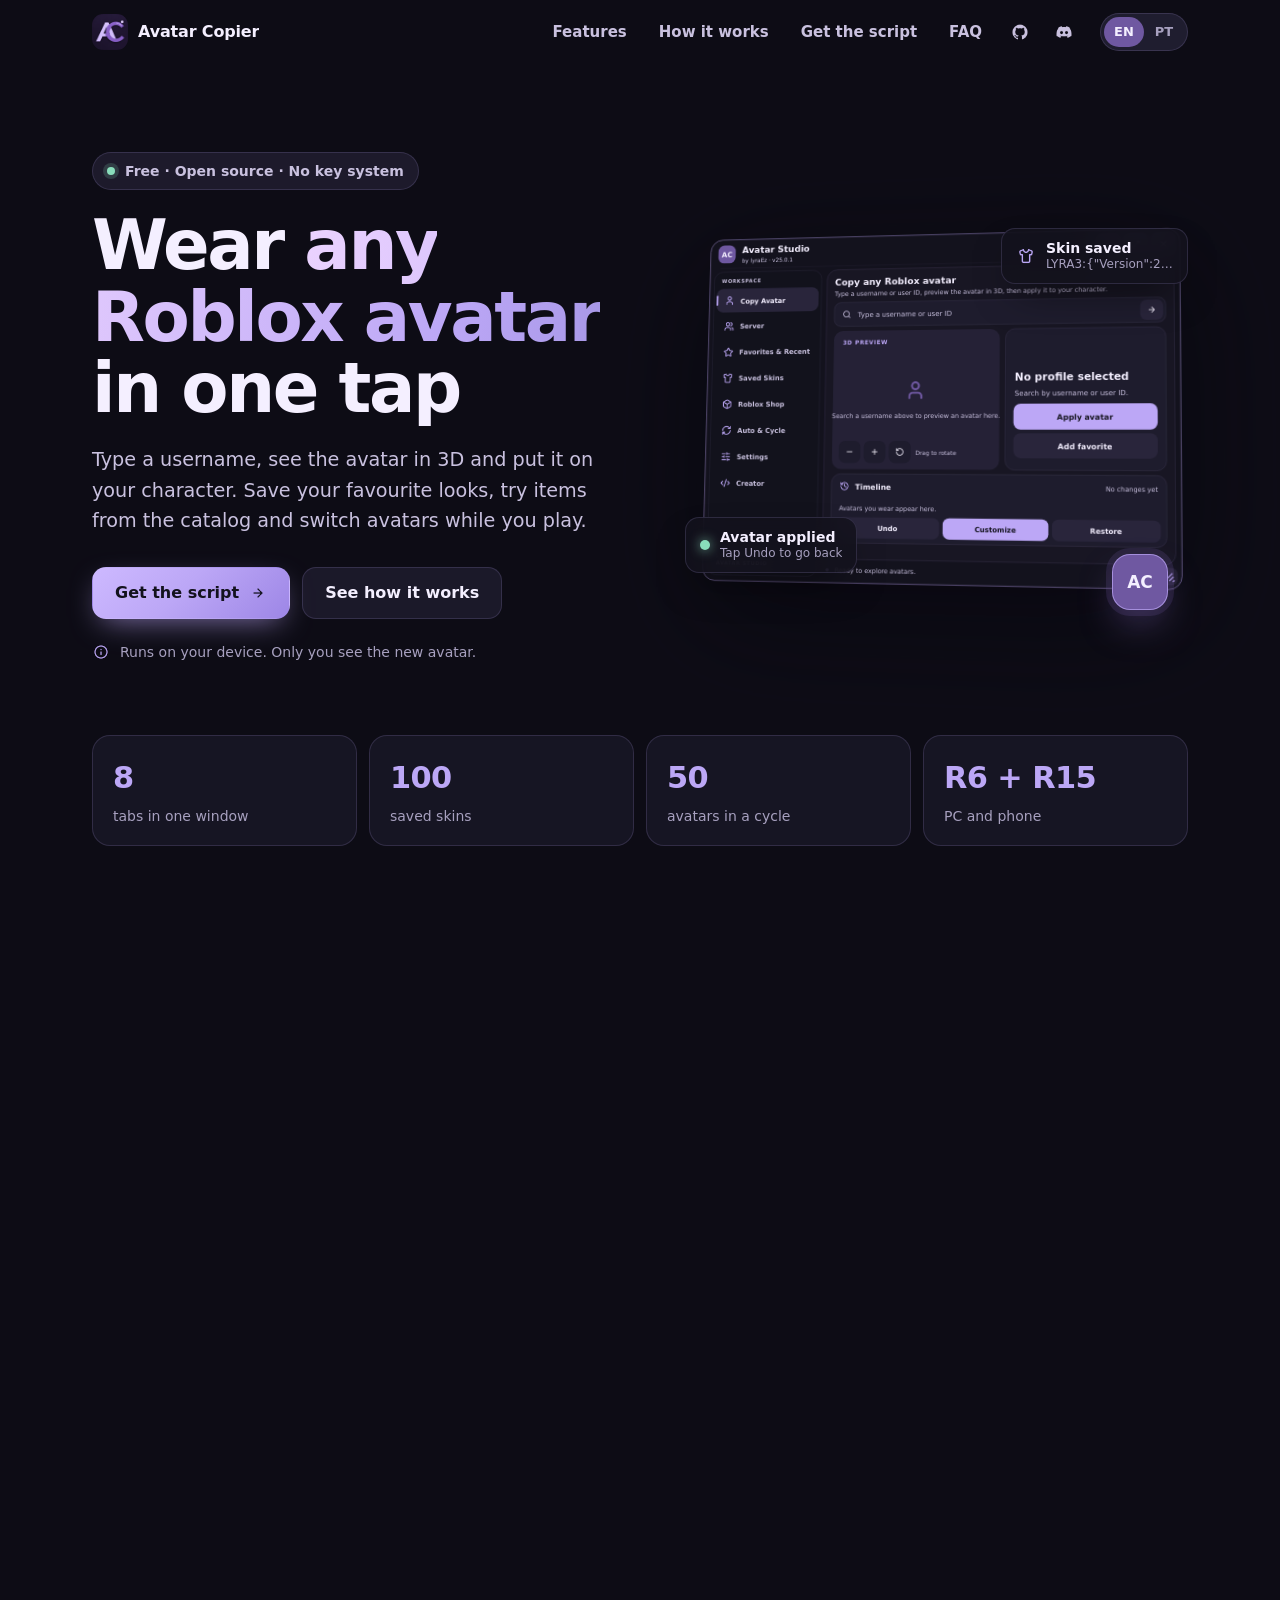
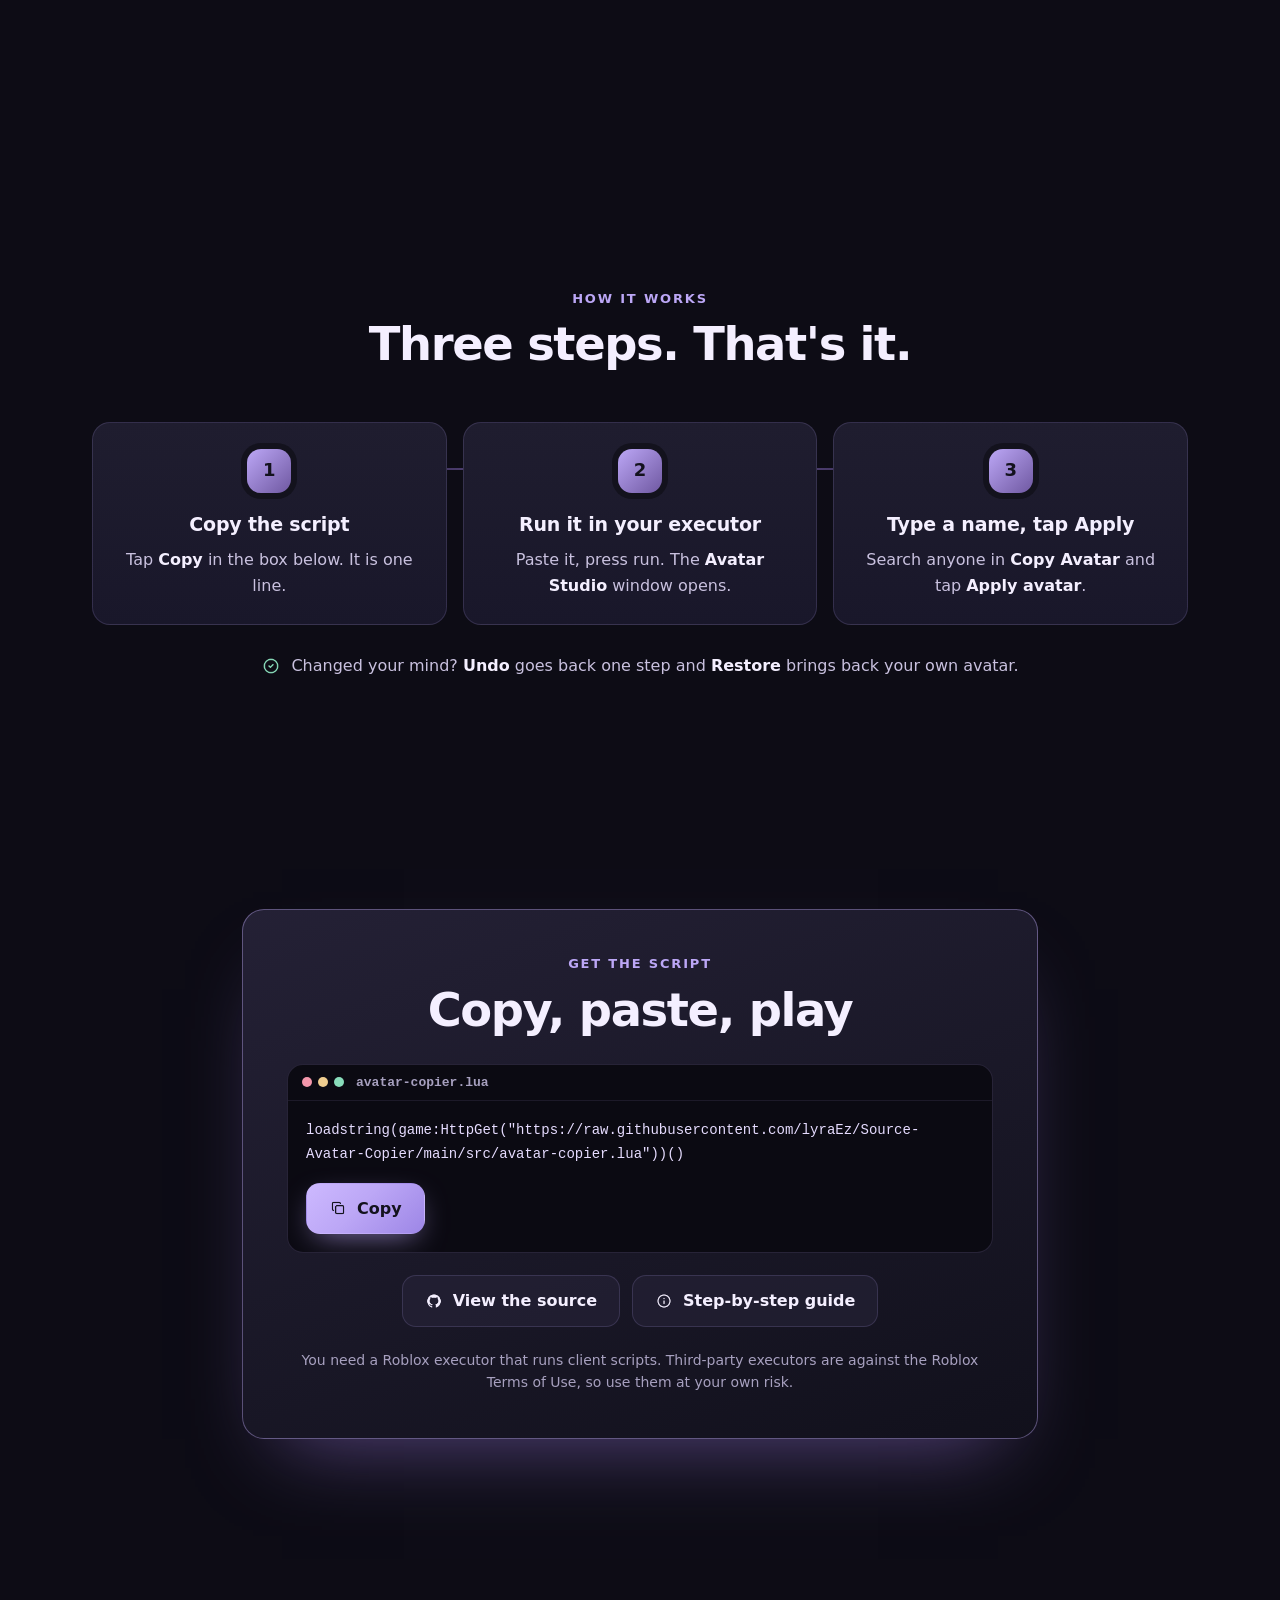
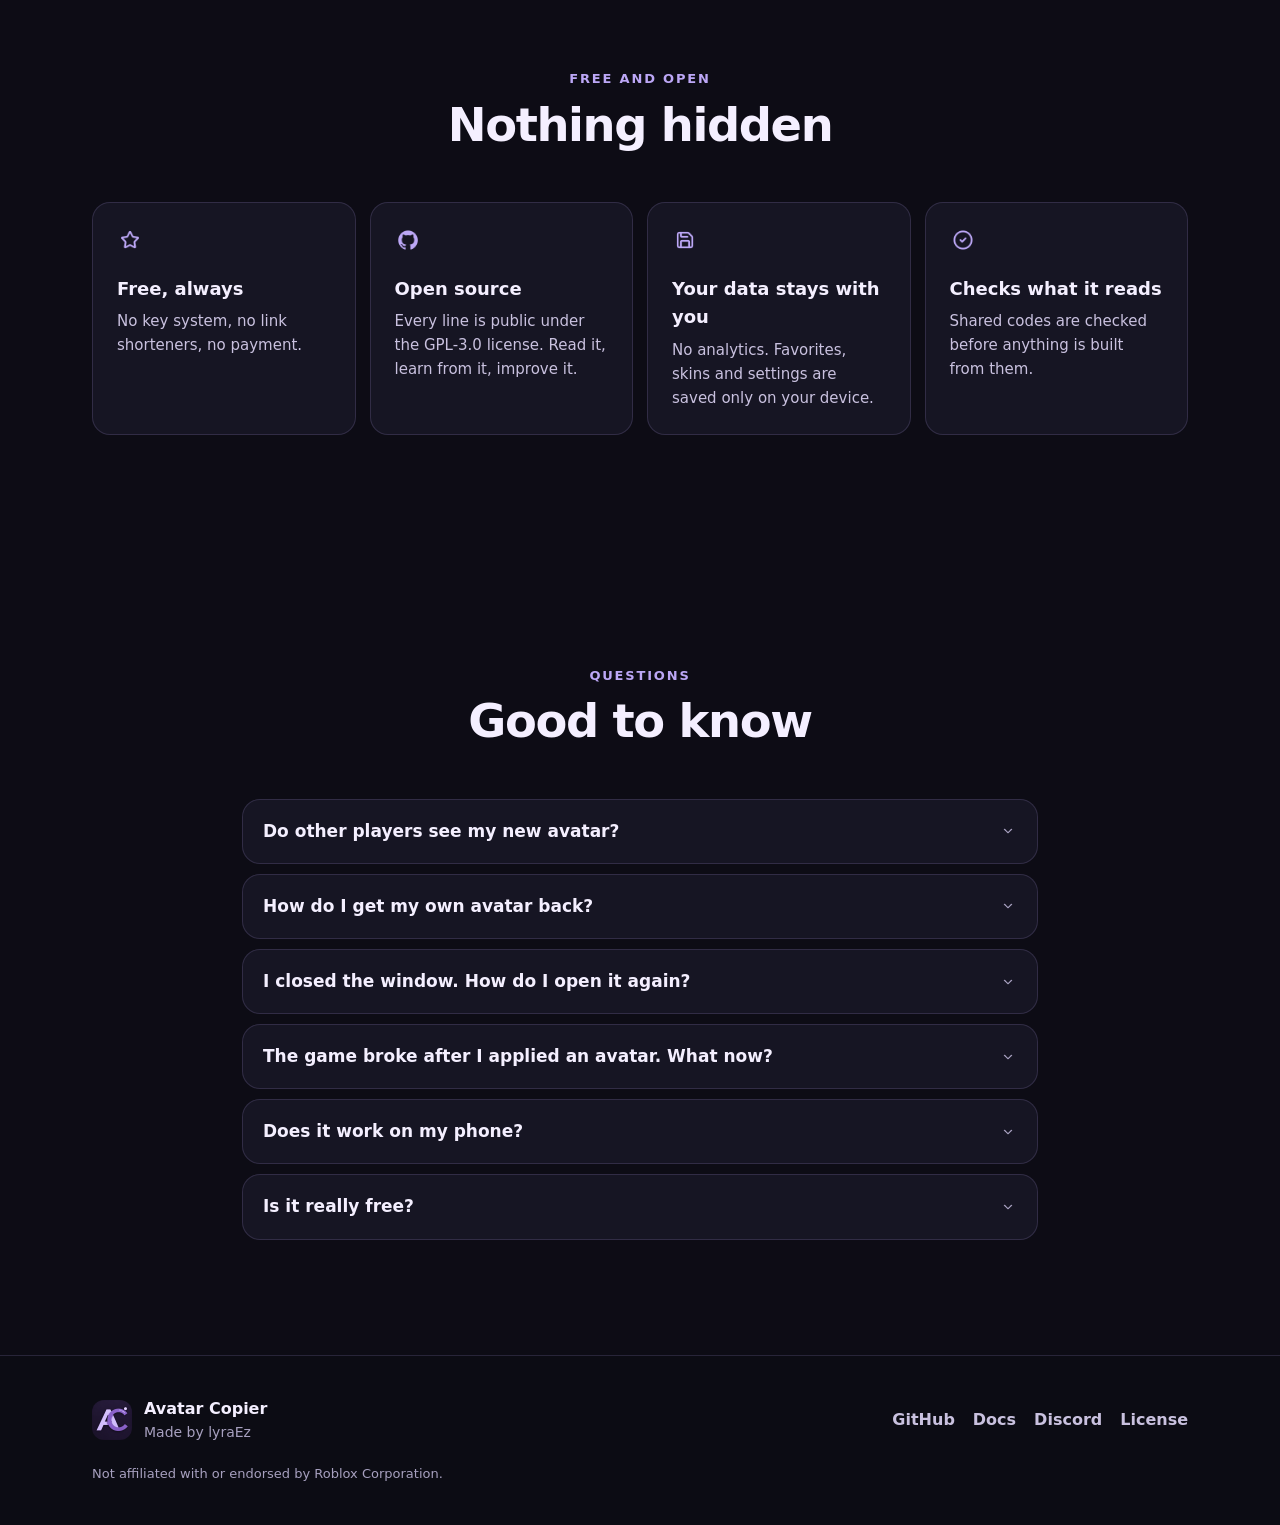
<file: site/index.html>
<!doctype html>
<html lang="en" class="no-js">
<head>
<meta charset="utf-8">
<meta name="viewport" content="width=device-width, initial-scale=1, viewport-fit=cover">
<title>Avatar Copier: wear any Roblox avatar</title>
<meta name="description" content="Free, open-source Roblox script. Search a username, preview the avatar in 3D and put it on your character in one tap. Save skins, try catalog items and switch avatars while you play.">
<meta name="theme-color" content="#6f58a1">
<meta name="color-scheme" content="dark">
<meta name="author" content="lyraEz">
<link rel="canonical" href="https://source.lyraez.lol/">
<link rel="icon" type="image/png" sizes="160x160" href="assets/logo.png">
<link rel="apple-touch-icon" href="assets/logo.png">
<!-- Link previews (Discord, WhatsApp, Telegram, X and others read these). -->
<meta property="og:type" content="website">
<meta property="og:site_name" content="Avatar Copier">
<meta property="og:locale" content="en_US">
<meta property="og:locale:alternate" content="pt_BR">
<meta property="og:url" content="https://source.lyraez.lol/">
<meta property="og:title" content="Avatar Copier: wear any Roblox avatar">
<meta property="og:description" content="Free and open source. Type a username, see the avatar in 3D and wear it in one tap. Save skins, try catalog items and cycle avatars.">
<meta property="og:image" content="https://source.lyraez.lol/assets/og.png">
<meta property="og:image:secure_url" content="https://source.lyraez.lol/assets/og.png">
<meta property="og:image:type" content="image/png">
<meta property="og:image:width" content="1200">
<meta property="og:image:height" content="630">
<meta property="og:image:alt" content="Avatar Copier: the Avatar Studio window next to the words Wear any Roblox avatar in one tap.">
<meta name="twitter:card" content="summary_large_image">
<meta name="twitter:title" content="Avatar Copier: wear any Roblox avatar">
<meta name="twitter:description" content="Free and open source. Type a username, see the avatar in 3D and wear it in one tap.">
<meta name="twitter:image" content="https://source.lyraez.lol/assets/og.png">
<meta name="twitter:image:alt" content="Avatar Copier: the Avatar Studio window next to the words Wear any Roblox avatar in one tap.">
<link rel="stylesheet" href="styles.css">
<script src="boot.js"></script>
<script src="app.js" defer></script>
</head>
<body>
<a class="skip" href="#main" data-i18n="skip">Skip to content</a>

<div class="backdrop" aria-hidden="true">
  <span class="blob blob-a" data-parallax="0.12"></span>
  <span class="blob blob-b" data-parallax="-0.08"></span>
  <span class="blob blob-c" data-parallax="0.05"></span>
  <span class="dots"></span>
</div>

<header class="topbar" id="top">
  <div class="topbar-inner">
    <a class="brand" href="#top" aria-label="Avatar Copier, back to top">
      <img src="assets/logo.png" alt="" width="36" height="36">
      <span>Avatar Copier</span>
    </a>
    <nav class="nav" id="nav" aria-label="Main">
      <a href="#features" data-i18n="nav.features">Features</a>
      <a href="#how" data-i18n="nav.how">How it works</a>
      <a href="#get" data-i18n="nav.get">Get the script</a>
      <a href="#faq" data-i18n="nav.faq">FAQ</a>
      <div class="nav-extra">
        <a class="nav-icon" href="https://github.com/lyraEz/Source-Avatar-Copier" rel="noopener" target="_blank"><i class="glyph g-github" aria-hidden="true"></i><span>GitHub</span></a>
        <a class="nav-icon" href="https://discord.gg/8bxXcn2Vfb" rel="noopener" target="_blank"><i class="glyph g-discord" aria-hidden="true"></i><span>Discord</span></a>
      </div>
    </nav>
    <div class="topbar-actions">
      <div class="lang" role="group" aria-label="Language">
        <button type="button" data-lang="en" aria-pressed="true">EN</button>
        <button type="button" data-lang="pt" aria-pressed="false">PT</button>
      </div>
      <button class="menu-button" type="button" aria-controls="nav" aria-expanded="false" data-i18n-attr="aria-label:menu.open" aria-label="Open menu">
        <i class="glyph g-menu" aria-hidden="true"></i>
      </button>
    </div>
  </div>
</header>

<main id="main">

<section class="hero" aria-labelledby="hero-title">
  <div class="wrap hero-grid">
    <div class="hero-copy">
      <p class="pill reveal"><span class="dot" aria-hidden="true"></span><span data-i18n="hero.pill">Free · Open source · No key system</span></p>
      <h1 id="hero-title" class="reveal" data-i18n="hero.title">Wear <span class="shine">any Roblox avatar</span> in one tap</h1>
      <p class="lead reveal" data-i18n="hero.lead">Type a username, see the avatar in 3D and put it on your character. Save your favourite looks, try items from the catalog and switch avatars while you play.</p>
      <div class="actions reveal">
        <a class="button primary" href="#get"><span data-i18n="hero.cta">Get the script</span><i class="glyph g-arrow-right" aria-hidden="true"></i></a>
        <a class="button ghost" href="#how" data-i18n="hero.secondary">See how it works</a>
      </div>
      <p class="hint reveal"><i class="glyph g-info" aria-hidden="true"></i><span data-i18n="hero.note">Runs on your device. Only you see the new avatar.</span></p>
    </div>

    <div class="stage reveal" aria-hidden="true">
      <div class="stage-glow" data-depth="-0.6"></div>
      <div class="stage-window" data-depth="0.25">
        <img src="assets/window.svg" alt="" width="860" height="640" decoding="async">
      </div>
      <div class="float float-toast" data-depth="1.1">
        <span class="float-dot ok"></span>
        <span><strong data-i18n="float.applied">Avatar applied</strong><small data-i18n="float.applied.sub">Tap Undo to go back</small></span>
      </div>
      <div class="float float-skin" data-depth="0.8">
        <i class="glyph g-shirt"></i>
        <span><strong data-i18n="float.saved">Skin saved</strong><small>LYRA3:{"Version":2…</small></span>
      </div>
      <div class="float float-orb" data-depth="1.4">AC</div>
    </div>
  </div>

  <div class="wrap">
    <ul class="facts reveal">
      <li><strong>8</strong><span data-i18n="facts.tabs">tabs in one window</span></li>
      <li><strong>100</strong><span data-i18n="facts.skins">saved skins</span></li>
      <li><strong>50</strong><span data-i18n="facts.cycle">avatars in a cycle</span></li>
      <li><strong>R6 + R15</strong><span data-i18n="facts.rigs">PC and phone</span></li>
    </ul>
  </div>
</section>

<section class="section" id="features" aria-labelledby="features-title">
  <div class="wrap">
    <header class="section-head reveal">
      <p class="eyebrow" data-i18n="features.eyebrow">Everything in one window</p>
      <h2 id="features-title" data-i18n="features.title">Eight tabs, zero confusion</h2>
      <p data-i18n="features.lead">Each tab does one thing. Tap a card to see how to use it.</p>
    </header>

    <div class="cards">
      <article class="card reveal">
        <button class="card-toggle" type="button" aria-expanded="false" aria-controls="f1">
          <img src="assets/icons/copy-avatar.png" alt="" width="48" height="48">
          <span class="card-text"><strong data-i18n="f1.title">Copy Avatar</strong><span data-i18n="f1.short">Search anyone and wear their avatar.</span></span>
          <i class="glyph g-chevron-down chevron" aria-hidden="true"></i>
        </button>
        <div class="card-more" id="f1"><div>
          <ol>
            <li data-i18n="f1.a">Type a username, <code>@name</code> or user ID.</li>
            <li data-i18n="f1.b">Drag the 3D preview to look around.</li>
            <li data-i18n="f1.c">Tap <strong>Apply avatar</strong>. <strong>Undo</strong> and <strong>Restore</strong> bring you back.</li>
          </ol>
        </div></div>
      </article>

      <article class="card reveal">
        <button class="card-toggle" type="button" aria-expanded="false" aria-controls="f2">
          <img src="assets/icons/server.png" alt="" width="48" height="48">
          <span class="card-text"><strong data-i18n="f2.title">Server</strong><span data-i18n="f2.short">Everyone in your server, one tap away.</span></span>
          <i class="glyph g-chevron-down chevron" aria-hidden="true"></i>
        </button>
        <div class="card-more" id="f2"><div>
          <ol>
            <li data-i18n="f2.a">Filter the list by name or ID.</li>
            <li data-i18n="f2.b"><strong>Wear</strong> puts their avatar on you right away.</li>
            <li data-i18n="f2.c"><strong>Preview</strong> shows it in 3D first. The star saves them to Favorites.</li>
          </ol>
        </div></div>
      </article>

      <article class="card reveal">
        <button class="card-toggle" type="button" aria-expanded="false" aria-controls="f3">
          <img src="assets/icons/favorites-recent.png" alt="" width="48" height="48">
          <span class="card-text"><strong data-i18n="f3.title">Favorites &amp; Recent</strong><span data-i18n="f3.short">Your starred and latest profiles.</span></span>
          <i class="glyph g-chevron-down chevron" aria-hidden="true"></i>
        </button>
        <div class="card-more" id="f3"><div>
          <ol>
            <li data-i18n="f3.a">Up to 200 favorites and your last 30 searches.</li>
            <li data-i18n="f3.b">Both lists are saved on your device.</li>
            <li data-i18n="f3.c">Wearing a favorite always loads the avatar they have today.</li>
          </ol>
        </div></div>
      </article>

      <article class="card reveal">
        <button class="card-toggle" type="button" aria-expanded="false" aria-controls="f4">
          <img src="assets/icons/saved-skins.png" alt="" width="48" height="48">
          <span class="card-text"><strong data-i18n="f4.title">Saved Skins</strong><span data-i18n="f4.short">Keep a look forever and share it.</span></span>
          <i class="glyph g-chevron-down chevron" aria-hidden="true"></i>
        </button>
        <div class="card-more" id="f4"><div>
          <ol>
            <li data-i18n="f4.a">Dress up, type a name and tap <strong>Save</strong>.</li>
            <li data-i18n="f4.b">Wear it again in any game, exactly as it was.</li>
            <li data-i18n="f4.c"><strong>Share</strong> turns it into a code a friend can import.</li>
          </ol>
        </div></div>
      </article>

      <article class="card reveal">
        <button class="card-toggle" type="button" aria-expanded="false" aria-controls="f5">
          <img src="assets/icons/roblox-shop.png" alt="" width="48" height="48">
          <span class="card-text"><strong data-i18n="f5.title">Roblox Shop</strong><span data-i18n="f5.short">Try catalog items on your avatar.</span></span>
          <i class="glyph g-chevron-down chevron" aria-hidden="true"></i>
        </button>
        <div class="card-more" id="f5"><div>
          <ol>
            <li data-i18n="f5.a">Search by name, item ID or catalog link.</li>
            <li data-i18n="f5.b">Filter hair, heads, clothes, emotes and more.</li>
            <li data-i18n="f5.c"><strong>Add</strong> or <strong>Remove</strong> items. Nothing is bought.</li>
          </ol>
        </div></div>
      </article>

      <article class="card reveal">
        <button class="card-toggle" type="button" aria-expanded="false" aria-controls="f6">
          <img src="assets/icons/auto-cycle.png" alt="" width="48" height="48">
          <span class="card-text"><strong data-i18n="f6.title">Auto &amp; Cycle</strong><span data-i18n="f6.short">A new avatar every death or timer.</span></span>
          <i class="glyph g-chevron-down chevron" aria-hidden="true"></i>
        </button>
        <div class="card-more" id="f6"><div>
          <ol>
            <li data-i18n="f6.a">Put an avatar on as soon as the script starts.</li>
            <li data-i18n="f6.b">Add up to 50 avatars to the cycle list.</li>
            <li data-i18n="f6.c">Switch on death, on respawn or every few minutes.</li>
          </ol>
        </div></div>
      </article>

      <article class="card reveal">
        <button class="card-toggle" type="button" aria-expanded="false" aria-controls="f7">
          <img src="assets/icons/settings.png" alt="" width="48" height="48">
          <span class="card-text"><strong data-i18n="f7.title">Settings</strong><span data-i18n="f7.short">Good defaults, change only what you want.</span></span>
          <i class="glyph g-chevron-down chevron" aria-hidden="true"></i>
        </button>
        <div class="card-more" id="f7"><div>
          <ol>
            <li data-i18n="f7.a">Make the window bigger or smaller.</li>
            <li data-i18n="f7.b">Keep your avatar after respawns and new rounds.</li>
            <li data-i18n="f7.c">Choose how to reopen the window when it is hidden.</li>
          </ol>
        </div></div>
      </article>

      <article class="card reveal">
        <button class="card-toggle" type="button" aria-expanded="false" aria-controls="f8">
          <img src="assets/icons/creator.png" alt="" width="48" height="48">
          <span class="card-text"><strong data-i18n="f8.title">Creator</strong><span data-i18n="f8.short">Who made it and where to find help.</span></span>
          <i class="glyph g-chevron-down chevron" aria-hidden="true"></i>
        </button>
        <div class="card-more" id="f8"><div>
          <ol>
            <li data-i18n="f8.a">Join the Discord for updates and help.</li>
            <li data-i18n="f8.b">See the GitHub profile of lyraEz.</li>
            <li data-i18n="f8.c">Tap a link to copy it.</li>
          </ol>
        </div></div>
      </article>
    </div>

    <ul class="chips reveal" aria-label="Also included">
      <li><i class="glyph g-refresh-cw" aria-hidden="true"></i><span data-i18n="chip.respawn">Keeps your avatar after respawn</span></li>
      <li><i class="glyph g-repeat" aria-hidden="true"></i><span data-i18n="chip.rounds">Puts back items the game removes</span></li>
      <li><i class="glyph g-eye-off" aria-hidden="true"></i><span data-i18n="chip.visual">Visual-only mode for tricky games</span></li>
      <li><i class="glyph g-gamepad-2" aria-hidden="true"></i><span data-i18n="chip.hotkeys">Free camera and hotkeys</span></li>
      <li><i class="glyph g-undo-2" aria-hidden="true"></i><span data-i18n="chip.undo">Undo anything</span></li>
    </ul>
  </div>
</section>

<section class="section" id="how" aria-labelledby="how-title">
  <div class="wrap">
    <header class="section-head reveal">
      <p class="eyebrow" data-i18n="how.eyebrow">How it works</p>
      <h2 id="how-title" data-i18n="how.title">Three steps. That's it.</h2>
    </header>
    <ol class="steps">
      <li class="step reveal">
        <span class="step-number">1</span>
        <h3 data-i18n="how.1.title">Copy the script</h3>
        <p data-i18n="how.1.text">Tap <strong>Copy</strong> in the box below. It is one line.</p>
      </li>
      <li class="step reveal">
        <span class="step-number">2</span>
        <h3 data-i18n="how.2.title">Run it in your executor</h3>
        <p data-i18n="how.2.text">Paste it, press run. The <strong>Avatar Studio</strong> window opens.</p>
      </li>
      <li class="step reveal">
        <span class="step-number">3</span>
        <h3 data-i18n="how.3.title">Type a name, tap Apply</h3>
        <p data-i18n="how.3.text">Search anyone in <strong>Copy Avatar</strong> and tap <strong>Apply avatar</strong>.</p>
      </li>
    </ol>
    <p class="tip reveal"><i class="glyph g-circle-check" aria-hidden="true"></i><span data-i18n="how.tip">Changed your mind? <strong>Undo</strong> goes back one step and <strong>Restore</strong> brings back your own avatar.</span></p>
  </div>
</section>

<section class="section" id="get" aria-labelledby="get-title">
  <div class="wrap narrow">
    <div class="get reveal">
      <header class="section-head">
        <p class="eyebrow" data-i18n="get.eyebrow">Get the script</p>
        <h2 id="get-title" data-i18n="get.title">Copy, paste, play</h2>
      </header>
      <div class="code">
        <div class="code-bar">
          <span class="code-dots" aria-hidden="true"><i></i><i></i><i></i></span>
          <span class="code-name">avatar-copier.lua</span>
        </div>
        <pre id="script-line" tabindex="0"><code>loadstring(game:HttpGet("https://raw.githubusercontent.com/lyraEz/Source-Avatar-Copier/main/src/avatar-copier.lua"))()</code></pre>
        <button class="button primary copy" type="button" data-copy="#script-line">
          <i class="glyph g-copy" aria-hidden="true"></i><span data-i18n="get.copy">Copy</span>
        </button>
      </div>
      <p class="sr-only" aria-live="polite" id="copy-status"></p>
      <div class="get-links">
        <a class="button ghost" href="https://github.com/lyraEz/Source-Avatar-Copier" rel="noopener" target="_blank"><i class="glyph g-github" aria-hidden="true"></i><span data-i18n="get.source">View the source</span></a>
        <a class="button ghost" href="https://github.com/lyraEz/Source-Avatar-Copier/blob/main/docs/getting-started.md" rel="noopener" target="_blank"><i class="glyph g-info" aria-hidden="true"></i><span data-i18n="get.guide">Step-by-step guide</span></a>
      </div>
      <p class="fine" data-i18n="get.fine">You need a Roblox executor that runs client scripts. Third-party executors are against the Roblox Terms of Use, so use them at your own risk.</p>
    </div>
  </div>
</section>

<section class="section" id="open" aria-labelledby="open-title">
  <div class="wrap">
    <header class="section-head reveal">
      <p class="eyebrow" data-i18n="open.eyebrow">Free and open</p>
      <h2 id="open-title" data-i18n="open.title">Nothing hidden</h2>
    </header>
    <div class="trust">
      <article class="trust-card reveal">
        <i class="glyph g-star" aria-hidden="true"></i>
        <h3 data-i18n="open.1.title">Free, always</h3>
        <p data-i18n="open.1.text">No key system, no link shorteners, no payment.</p>
      </article>
      <article class="trust-card reveal">
        <i class="glyph g-github" aria-hidden="true"></i>
        <h3 data-i18n="open.2.title">Open source</h3>
        <p data-i18n="open.2.text">Every line is public under the GPL-3.0 license. Read it, learn from it, improve it.</p>
      </article>
      <article class="trust-card reveal">
        <i class="glyph g-save" aria-hidden="true"></i>
        <h3 data-i18n="open.3.title">Your data stays with you</h3>
        <p data-i18n="open.3.text">No analytics. Favorites, skins and settings are saved only on your device.</p>
      </article>
      <article class="trust-card reveal">
        <i class="glyph g-circle-check" aria-hidden="true"></i>
        <h3 data-i18n="open.4.title">Checks what it reads</h3>
        <p data-i18n="open.4.text">Shared codes are checked before anything is built from them.</p>
      </article>
    </div>
  </div>
</section>

<section class="section" id="faq" aria-labelledby="faq-title">
  <div class="wrap narrow">
    <header class="section-head reveal">
      <p class="eyebrow" data-i18n="faq.eyebrow">Questions</p>
      <h2 id="faq-title" data-i18n="faq.title">Good to know</h2>
    </header>
    <div class="faq">
      <div class="faq-item reveal">
        <h3><button type="button" aria-expanded="false" aria-controls="q1"><span data-i18n="q1">Do other players see my new avatar?</span><i class="glyph g-chevron-down chevron" aria-hidden="true"></i></button></h3>
        <div class="faq-answer" id="q1"><div><p data-i18n="a1">No. The change happens on your device, so other players keep seeing your normal avatar. The exception is animations: Roblox shows the animations your character plays to everyone.</p></div></div>
      </div>
      <div class="faq-item reveal">
        <h3><button type="button" aria-expanded="false" aria-controls="q2"><span data-i18n="q2">How do I get my own avatar back?</span><i class="glyph g-chevron-down chevron" aria-hidden="true"></i></button></h3>
        <div class="faq-answer" id="q2"><div><p data-i18n="a2">Tap <strong>Restore</strong> below the preview. <strong>Undo</strong> goes back one step, and the timeline pictures go back to any look of the session.</p></div></div>
      </div>
      <div class="faq-item reveal">
        <h3><button type="button" aria-expanded="false" aria-controls="q3"><span data-i18n="q3">I closed the window. How do I open it again?</span><i class="glyph g-chevron-down chevron" aria-hidden="true"></i></button></h3>
        <div class="faq-answer" id="q3"><div><p data-i18n="a3">Tap the floating <strong>AC</strong> button, press <kbd>Right Ctrl</kbd>, type <code>/e copier</code> in chat, or open and close the Roblox menu 3 times in a row.</p></div></div>
      </div>
      <div class="faq-item reveal">
        <h3><button type="button" aria-expanded="false" aria-controls="q4"><span data-i18n="q4">The game broke after I applied an avatar. What now?</span><i class="glyph g-chevron-down chevron" aria-hidden="true"></i></button></h3>
        <div class="faq-answer" id="q4"><div><p data-i18n="a4">Respawn, then open <strong>Settings</strong>, tap <strong>Show advanced options</strong> and turn on <strong>Visual-only avatar</strong>. It draws the avatar over your character without changing it.</p></div></div>
      </div>
      <div class="faq-item reveal">
        <h3><button type="button" aria-expanded="false" aria-controls="q5"><span data-i18n="q5">Does it work on my phone?</span><i class="glyph g-chevron-down chevron" aria-hidden="true"></i></button></h3>
        <div class="faq-answer" id="q5"><div><p data-i18n="a5">Yes. The window adapts to small screens and everything in it works by touch. Only the keyboard shortcuts need a keyboard.</p></div></div>
      </div>
      <div class="faq-item reveal">
        <h3><button type="button" aria-expanded="false" aria-controls="q6"><span data-i18n="q6">Is it really free?</span><i class="glyph g-chevron-down chevron" aria-hidden="true"></i></button></h3>
        <div class="faq-answer" id="q6"><div><p data-i18n="a6">Yes, and it always has been. There is no key system and nothing to buy, and the full source code is public.</p></div></div>
      </div>
    </div>
  </div>
</section>

</main>

<footer class="footer">
  <div class="wrap footer-inner">
    <div class="footer-brand">
      <img src="assets/logo.png" alt="" width="40" height="40" loading="lazy">
      <div>
        <strong>Avatar Copier</strong>
        <span data-i18n="footer.by">Made by lyraEz</span>
      </div>
    </div>
    <nav class="footer-links" aria-label="Footer">
      <a href="https://github.com/lyraEz/Source-Avatar-Copier" rel="noopener" target="_blank">GitHub</a>
      <a href="https://github.com/lyraEz/Source-Avatar-Copier/blob/main/docs/README.md" rel="noopener" target="_blank" data-i18n="footer.docs">Docs</a>
      <a href="https://discord.gg/8bxXcn2Vfb" rel="noopener" target="_blank">Discord</a>
      <a href="https://github.com/lyraEz/Source-Avatar-Copier/blob/main/LICENSE" rel="noopener" target="_blank" data-i18n="footer.license">License</a>
    </nav>
    <p class="footer-note" data-i18n="footer.note">Not affiliated with or endorsed by Roblox Corporation.</p>
  </div>
</footer>

<a class="to-top" href="#top" data-i18n-attr="aria-label:top" aria-label="Back to top">AC</a>
</body>
</html>
</file>
<file: site/styles.css>
/* Avatar Copier site. Colours come from UI.C in src/avatar-copier.lua. */
:root {
  --bg: #0d0c15;
  --base: #13121d;
  --card: #1e1c2d;
  --raised: #29253b;
  --line: #4e4565;
  --accent: #bca7f6;
  --accent-dark: #6f58a1;
  --text: #f4efff;
  --muted: #c9c1df;
  --soft: #a7a0bf;
  --green: #89ddbb;
  --gold: #efcd8f;
  --glass: rgba(30, 28, 45, 0.62);
  --glass-strong: rgba(19, 18, 29, 0.86);
  --border: rgba(188, 167, 246, 0.16);
  --border-strong: rgba(188, 167, 246, 0.42);
  --radius: 22px;
  --radius-md: 18px;
  --radius-sm: 12px;
  --wrap: 1160px;
  --gutter: clamp(16px, 4vw, 32px);
  --header: 64px;
  --ease: cubic-bezier(0.2, 0.75, 0.2, 1);
  --font: ui-sans-serif, system-ui, -apple-system, "Segoe UI", Roboto, "Helvetica Neue", Arial, "Noto Sans", sans-serif;
  --mono: ui-monospace, SFMono-Regular, Menlo, Consolas, "Liberation Mono", monospace;
}

*, *::before, *::after { box-sizing: border-box; }

html {
  scroll-behavior: smooth;
  -webkit-text-size-adjust: 100%;
  text-size-adjust: 100%;
  background: var(--bg);
}

body {
  margin: 0;
  min-height: 100vh;
  overflow-x: hidden;
  overflow-x: clip;
  background: var(--bg);
  color: var(--text);
  font: 400 16px/1.6 var(--font);
  -webkit-font-smoothing: antialiased;
  transition: opacity 0.25s ease;
}

html.pending-lang body { opacity: 0; }

img { max-width: 100%; height: auto; display: block; }
a { color: inherit; }
button { font: inherit; color: inherit; }
p, h1, h2, h3 { margin: 0; overflow-wrap: break-word; }
strong { font-weight: 700; color: var(--text); }
code, kbd {
  font-family: var(--mono);
  font-size: 0.88em;
  padding: 0.1em 0.4em;
  border-radius: 6px;
  background: rgba(188, 167, 246, 0.12);
  color: var(--text);
  overflow-wrap: anywhere;
}
kbd { border: 1px solid var(--border-strong); border-bottom-width: 2px; }
::selection { background: rgba(188, 167, 246, 0.35); color: var(--text); }

:focus-visible {
  outline: 2px solid var(--accent);
  outline-offset: 3px;
  border-radius: 8px;
}

.sr-only {
  position: absolute;
  width: 1px; height: 1px;
  margin: -1px; padding: 0; border: 0;
  overflow: hidden;
  clip: rect(0 0 0 0);
  white-space: nowrap;
}

.skip {
  position: fixed;
  left: 12px; top: -120px;
  z-index: 100;
  padding: 10px 16px;
  border-radius: var(--radius-sm);
  background: var(--accent);
  color: var(--base);
  font-weight: 700;
  text-decoration: none;
  opacity: 0;
  transition: top 0.2s var(--ease), opacity 0.2s ease;
}
.skip:focus { top: 12px; opacity: 1; }

.wrap {
  width: 100%;
  max-width: var(--wrap);
  margin: 0 auto;
  padding: 0 var(--gutter);
}
.wrap.narrow { max-width: 860px; }

/* Glyphs: white icon masks from the script's icon sheet, painted with the text colour. */
.glyph {
  display: inline-block;
  flex: none;
  width: 20px;
  height: 20px;
  background-color: currentColor;
  -webkit-mask: center / contain no-repeat;
  mask: center / contain no-repeat;
}
.g-arrow-right { -webkit-mask-image: url(assets/glyphs/arrow-right.png); mask-image: url(assets/glyphs/arrow-right.png); }
.g-check { -webkit-mask-image: url(assets/glyphs/check.png); mask-image: url(assets/glyphs/check.png); }
.g-chevron-down { -webkit-mask-image: url(assets/glyphs/chevron-down.png); mask-image: url(assets/glyphs/chevron-down.png); }
.g-circle-check { -webkit-mask-image: url(assets/glyphs/circle-check.png); mask-image: url(assets/glyphs/circle-check.png); }
.g-copy { -webkit-mask-image: url(assets/glyphs/copy.png); mask-image: url(assets/glyphs/copy.png); }
.g-discord { -webkit-mask-image: url(assets/glyphs/discord.png); mask-image: url(assets/glyphs/discord.png); }
.g-eye-off { -webkit-mask-image: url(assets/glyphs/eye-off.png); mask-image: url(assets/glyphs/eye-off.png); }
.g-gamepad-2 { -webkit-mask-image: url(assets/glyphs/gamepad-2.png); mask-image: url(assets/glyphs/gamepad-2.png); }
.g-github { -webkit-mask-image: url(assets/glyphs/github.png); mask-image: url(assets/glyphs/github.png); }
.g-info { -webkit-mask-image: url(assets/glyphs/info.png); mask-image: url(assets/glyphs/info.png); }
.g-menu { -webkit-mask-image: url(assets/glyphs/menu.png); mask-image: url(assets/glyphs/menu.png); }
.g-x { -webkit-mask-image: url(assets/glyphs/x.png); mask-image: url(assets/glyphs/x.png); }
.g-refresh-cw { -webkit-mask-image: url(assets/glyphs/refresh-cw.png); mask-image: url(assets/glyphs/refresh-cw.png); }
.g-repeat { -webkit-mask-image: url(assets/glyphs/repeat.png); mask-image: url(assets/glyphs/repeat.png); }
.g-save { -webkit-mask-image: url(assets/glyphs/save.png); mask-image: url(assets/glyphs/save.png); }
.g-shirt { -webkit-mask-image: url(assets/glyphs/shirt.png); mask-image: url(assets/glyphs/shirt.png); }
.g-star { -webkit-mask-image: url(assets/glyphs/star.png); mask-image: url(assets/glyphs/star.png); }
.g-undo-2 { -webkit-mask-image: url(assets/glyphs/undo-2.png); mask-image: url(assets/glyphs/undo-2.png); }

/* Background: soft colour fields that drift slower than the page. */
.backdrop {
  position: fixed;
  inset: 0;
  z-index: -1;
  overflow: hidden;
  pointer-events: none;
}
.blob {
  position: absolute;
  border-radius: 50%;
  will-change: transform;
}
.blob-a {
  width: 70vmax; height: 70vmax;
  left: -25vmax; top: -30vmax;
  background: radial-gradient(closest-side, rgba(111, 88, 161, 0.55), rgba(111, 88, 161, 0) 70%);
}
.blob-b {
  width: 60vmax; height: 60vmax;
  right: -25vmax; top: 10vh;
  background: radial-gradient(closest-side, rgba(188, 167, 246, 0.22), rgba(188, 167, 246, 0) 70%);
}
.blob-c {
  width: 55vmax; height: 55vmax;
  left: 10vw; top: 70vh;
  background: radial-gradient(closest-side, rgba(124, 120, 174, 0.28), rgba(124, 120, 174, 0) 70%);
}
.dots {
  position: absolute;
  inset: 0;
  background-image: radial-gradient(rgba(244, 239, 255, 0.07) 1px, transparent 1.2px);
  background-size: 24px 24px;
  -webkit-mask-image: radial-gradient(ellipse at 50% 0%, #000 0%, transparent 70%);
  mask-image: radial-gradient(ellipse at 50% 0%, #000 0%, transparent 70%);
}

/* Header */
.topbar {
  position: fixed;
  top: 0; left: 0; right: 0;
  z-index: 50;
  padding-top: env(safe-area-inset-top);
}
/* The glass lives on a separate layer: a blur on the header itself would also blur and
   see-through the menu sheet that opens from it. */
.topbar::before {
  content: "";
  position: absolute;
  inset: 0;
  z-index: -1;
  background: rgba(13, 12, 21, 0.72);
  -webkit-backdrop-filter: blur(16px) saturate(140%);
  backdrop-filter: blur(16px) saturate(140%);
  border-bottom: 1px solid var(--border);
  opacity: 0;
  transition: opacity 0.3s ease;
}
.topbar.is-scrolled::before { opacity: 1; }
.topbar-inner {
  max-width: var(--wrap);
  height: var(--header);
  margin: 0 auto;
  padding: 0 var(--gutter);
  display: flex;
  align-items: center;
  gap: 16px;
}
.brand {
  display: flex;
  align-items: center;
  gap: 10px;
  min-width: 0;
  text-decoration: none;
  font-weight: 800;
  letter-spacing: -0.01em;
  white-space: nowrap;
}
.brand img { width: 36px; height: 36px; border-radius: 11px; }
.brand span { overflow: hidden; text-overflow: ellipsis; }

.nav {
  display: flex;
  align-items: center;
  gap: 4px;
  margin-left: auto;
}
.nav > a, .nav-icon {
  display: inline-flex;
  align-items: center;
  gap: 8px;
  padding: 8px 14px;
  border-radius: 999px;
  color: var(--muted);
  text-decoration: none;
  font-weight: 600;
  font-size: 15px;
  transition: color 0.2s ease, background-color 0.2s ease;
}
.nav > a:hover, .nav-icon:hover { color: var(--text); background: rgba(188, 167, 246, 0.1); }
.nav-extra { display: flex; gap: 4px; }
.nav-icon { padding: 8px 10px; }
.nav-icon span {
  position: absolute; width: 1px; height: 1px; overflow: hidden; clip: rect(0 0 0 0); white-space: nowrap;
}

.topbar-actions { display: flex; align-items: center; gap: 8px; }
.lang {
  display: inline-flex;
  padding: 3px;
  border-radius: 999px;
  background: rgba(41, 37, 59, 0.7);
  border: 1px solid var(--border);
}
.lang button {
  min-width: 40px;
  padding: 5px 10px;
  border: 0;
  border-radius: 999px;
  background: transparent;
  color: var(--soft);
  font-size: 13px;
  font-weight: 700;
  cursor: pointer;
  transition: background-color 0.2s ease, color 0.2s ease;
}
.lang button[aria-pressed="true"] { background: var(--accent-dark); color: var(--text); }
.lang button:hover { color: var(--text); }

.menu-button {
  display: none;
  width: 44px; height: 44px;
  align-items: center; justify-content: center;
  border-radius: var(--radius-sm);
  border: 1px solid var(--border);
  background: rgba(41, 37, 59, 0.7);
  cursor: pointer;
}
.menu-button .glyph { width: 22px; height: 22px; }

/* Buttons */
.button {
  display: inline-flex;
  align-items: center;
  justify-content: center;
  gap: 10px;
  min-height: 48px;
  padding: 12px 22px;
  border-radius: 14px;
  border: 1px solid transparent;
  font-weight: 700;
  font-size: 16px;
  text-decoration: none;
  cursor: pointer;
  transition: transform 0.25s var(--ease), box-shadow 0.25s ease, background-color 0.25s ease, border-color 0.25s ease, color 0.25s ease;
}
.button.primary {
  background: linear-gradient(135deg, #cdb9ff, var(--accent) 45%, #9d86e6);
  color: var(--base);
  box-shadow: 0 10px 30px -10px rgba(188, 167, 246, 0.7);
}
.button.primary:hover { transform: translateY(-2px); box-shadow: 0 16px 40px -12px rgba(188, 167, 246, 0.85); }
.button.ghost {
  background: rgba(41, 37, 59, 0.55);
  border-color: var(--border);
  color: var(--text);
}
.button.ghost:hover { transform: translateY(-2px); border-color: var(--border-strong); background: rgba(41, 37, 59, 0.85); }
.button:active { transform: translateY(0) scale(0.98); }
.button .glyph { width: 18px; height: 18px; }
.button.primary:hover .g-arrow-right { transform: translateX(3px); }
.button .g-arrow-right { transition: transform 0.25s var(--ease); }

/* Hero */
.hero {
  position: relative;
  padding: calc(var(--header) + env(safe-area-inset-top) + clamp(32px, 7vw, 88px)) 0 clamp(40px, 6vw, 72px);
  overflow-x: clip;
}
.hero-grid {
  display: grid;
  grid-template-columns: minmax(0, 1.05fr) minmax(0, 1fr);
  align-items: center;
  gap: clamp(32px, 5vw, 64px);
}
.hero-copy { min-width: 0; }
.pill {
  display: inline-flex;
  align-items: center;
  gap: 10px;
  max-width: 100%;
  padding: 7px 14px;
  border-radius: 999px;
  background: rgba(41, 37, 59, 0.6);
  border: 1px solid var(--border);
  color: var(--muted);
  font-size: 14px;
  font-weight: 600;
}
.dot {
  flex: none;
  width: 8px; height: 8px;
  border-radius: 50%;
  background: var(--green);
  box-shadow: 0 0 0 4px rgba(137, 221, 187, 0.18);
  animation: pulse 2.4s ease-in-out infinite;
}
@keyframes pulse {
  0%, 100% { box-shadow: 0 0 0 4px rgba(137, 221, 187, 0.18); }
  50% { box-shadow: 0 0 0 7px rgba(137, 221, 187, 0.05); }
}
.hero h1 {
  margin-top: 20px;
  font-size: clamp(2.3rem, 5.6vw, 4.3rem);
  line-height: 1.04;
  letter-spacing: -0.035em;
  font-weight: 850;
}
.shine {
  background: linear-gradient(100deg, #ebd3ff 0%, var(--accent) 35%, #8f86d6 60%, #ebd3ff 100%);
  background-size: 220% 100%;
  -webkit-background-clip: text;
  background-clip: text;
  color: transparent;
  animation: shine 9s ease-in-out infinite;
}
@keyframes shine {
  0%, 100% { background-position: 0% 50%; }
  50% { background-position: 100% 50%; }
}
.lead {
  margin-top: 20px;
  max-width: 34em;
  color: var(--muted);
  font-size: clamp(1.05rem, 1.6vw, 1.2rem);
}
.actions {
  display: flex;
  flex-wrap: wrap;
  gap: 12px;
  margin-top: 30px;
}
.hint {
  display: flex;
  align-items: center;
  gap: 10px;
  margin-top: 22px;
  color: var(--soft);
  font-size: 14px;
}
.hint .glyph { width: 18px; height: 18px; color: var(--accent); }

/* The window illustration and the cards floating around it. */
.stage {
  position: relative;
  width: 100%;
  max-width: 640px;
  justify-self: center;
  aspect-ratio: 860 / 640;
  perspective: 1200px;
}
.stage > * { will-change: transform; }
.stage-glow {
  position: absolute;
  inset: 8% 6%;
  border-radius: 40%;
  background: radial-gradient(closest-side, rgba(188, 167, 246, 0.45), rgba(111, 88, 161, 0.18) 55%, transparent 75%);
  filter: blur(8px);
}
.stage-window {
  position: absolute;
  inset: 0;
  transform-style: preserve-3d;
}
.stage-window img {
  width: 100%;
  height: 100%;
  transform: rotateX(5deg) rotateY(-9deg) rotateZ(0.6deg);
  filter: drop-shadow(0 30px 60px rgba(5, 3, 12, 0.65));
}
.float {
  position: absolute;
  display: flex;
  align-items: center;
  gap: 10px;
  max-width: 62%;
  padding: 10px 14px;
  border-radius: 14px;
  background: var(--glass-strong);
  border: 1px solid var(--border);
  -webkit-backdrop-filter: blur(12px);
  backdrop-filter: blur(12px);
  box-shadow: 0 18px 40px -16px rgba(0, 0, 0, 0.7);
  font-size: 13px;
  line-height: 1.3;
}
.float span { display: grid; min-width: 0; }
.float strong { font-size: 14px; }
.float small { color: var(--soft); font-size: 12px; overflow: hidden; text-overflow: ellipsis; white-space: nowrap; }
.float-dot { flex: none; width: 10px; height: 10px; border-radius: 50%; }
.float-dot.ok { background: var(--green); box-shadow: 0 0 12px rgba(137, 221, 187, 0.8); }
.float .glyph { color: var(--accent); }
.float-toast { left: 0; bottom: 6%; }
.float-skin { right: 0; top: 2%; }
.float-orb {
  right: 4%;
  bottom: -4%;
  width: 56px; height: 56px;
  justify-content: center;
  padding: 0;
  border-radius: 18px;
  background: var(--accent-dark);
  border-color: rgba(188, 167, 246, 0.7);
  font-weight: 800;
  font-size: 17px;
  box-shadow: 0 0 0 6px rgba(111, 88, 161, 0.2), 0 18px 40px -12px rgba(111, 88, 161, 0.9);
}

.facts {
  list-style: none;
  margin: clamp(40px, 6vw, 72px) 0 0;
  padding: 0;
  display: grid;
  grid-template-columns: repeat(4, minmax(0, 1fr));
  gap: 12px;
}
.facts li {
  display: grid;
  gap: 2px;
  padding: 18px 20px;
  border-radius: var(--radius-md);
  background: var(--glass);
  border: 1px solid var(--border);
}
.facts strong { font-size: clamp(1.4rem, 2.6vw, 1.9rem); letter-spacing: -0.02em; color: var(--accent); }
.facts span { color: var(--soft); font-size: 14px; }

/* Sections */
.section {
  padding: clamp(64px, 9vw, 120px) 0;
  scroll-margin-top: calc(var(--header) + env(safe-area-inset-top));
}
.section-head {
  max-width: 640px;
  margin: 0 auto clamp(32px, 4vw, 52px);
  text-align: center;
}
.eyebrow {
  color: var(--accent);
  font-size: 13px;
  font-weight: 800;
  letter-spacing: 0.14em;
  text-transform: uppercase;
}
.section-head h2 {
  margin-top: 10px;
  font-size: clamp(1.9rem, 4vw, 2.9rem);
  line-height: 1.1;
  letter-spacing: -0.03em;
  font-weight: 800;
}
.section-head p:not(.eyebrow) { margin-top: 14px; color: var(--muted); font-size: 1.05rem; }

/* Feature cards */
.cards {
  display: grid;
  grid-template-columns: repeat(auto-fill, minmax(min(100%, 250px), 1fr));
  align-items: start;
  gap: 14px;
}
.card {
  min-width: 0;
  border-radius: var(--radius-md);
  background: var(--glass);
  border: 1px solid var(--border);
  transition: transform 0.35s var(--ease), border-color 0.3s ease, box-shadow 0.35s ease, background-color 0.3s ease;
}
.card:hover {
  transform: translateY(-4px);
  border-color: var(--border-strong);
  box-shadow: 0 22px 50px -24px rgba(188, 167, 246, 0.55);
}
.card.is-open { border-color: var(--border-strong); background: rgba(41, 37, 59, 0.72); }
.card-toggle {
  width: 100%;
  display: grid;
  grid-template-columns: 48px minmax(0, 1fr) 20px;
  align-items: center;
  gap: 14px;
  padding: 18px;
  border: 0;
  border-radius: var(--radius-md);
  background: transparent;
  text-align: left;
  cursor: pointer;
}
.card-toggle img { width: 48px; height: 48px; transition: transform 0.35s var(--ease); }
.card:hover .card-toggle img { transform: scale(1.06) rotate(-3deg); }
.card-text { display: grid; gap: 2px; min-width: 0; }
.card-text strong { font-size: 17px; }
.card-text span { color: var(--soft); font-size: 14px; line-height: 1.45; }
.chevron { width: 18px; height: 18px; color: var(--soft); transition: transform 0.3s var(--ease), color 0.3s ease; }
.is-open .chevron { transform: rotate(180deg); color: var(--accent); }

.card-more, .faq-answer {
  display: grid;
  grid-template-rows: 0fr;
  transition: grid-template-rows 0.35s var(--ease);
}
.card-more > div, .faq-answer > div { overflow: hidden; min-height: 0; }
.is-open > .card-more, .is-open > .faq-answer { grid-template-rows: 1fr; }
.card-more ol {
  margin: 0;
  padding: 0 18px 18px 40px;
  color: var(--muted);
  font-size: 15px;
  display: grid;
  gap: 8px;
}
.card-more li::marker { color: var(--accent); font-weight: 700; }

.chips {
  list-style: none;
  margin: 28px 0 0;
  padding: 0;
  display: flex;
  flex-wrap: wrap;
  justify-content: center;
  gap: 10px;
}
.chips li {
  display: inline-flex;
  align-items: center;
  gap: 8px;
  max-width: 100%;
  padding: 9px 16px;
  border-radius: 999px;
  background: rgba(41, 37, 59, 0.55);
  border: 1px solid var(--border);
  color: var(--muted);
  font-size: 14px;
  font-weight: 600;
  transition: border-color 0.25s ease, color 0.25s ease, transform 0.25s var(--ease);
}
.chips li:hover { border-color: var(--border-strong); color: var(--text); transform: translateY(-2px); }
.chips .glyph { width: 17px; height: 17px; color: var(--accent); }

/* Steps */
.steps {
  list-style: none;
  margin: 0;
  padding: 0;
  display: grid;
  grid-template-columns: repeat(3, minmax(0, 1fr));
  gap: 16px;
  position: relative;
}
.steps::before {
  content: "";
  position: absolute;
  top: 46px;
  left: 16%;
  right: 16%;
  height: 2px;
  background: linear-gradient(90deg, transparent, var(--accent-dark), var(--accent), var(--accent-dark), transparent);
  opacity: 0.6;
}
.step {
  position: relative;
  min-width: 0;
  padding: 26px 24px;
  border-radius: var(--radius-md);
  background: linear-gradient(180deg, #1f1d2f, #19172a);
  border: 1px solid var(--border);
  text-align: center;
  transition: transform 0.35s var(--ease), border-color 0.3s ease;
}
.step:hover { transform: translateY(-4px); border-color: var(--border-strong); }
.step-number {
  display: grid;
  place-items: center;
  width: 44px; height: 44px;
  margin: 0 auto 16px;
  border-radius: 14px;
  background: linear-gradient(135deg, var(--accent), var(--accent-dark));
  color: var(--base);
  font-weight: 800;
  font-size: 18px;
  box-shadow: 0 0 0 6px var(--base);
}
.step h3 { font-size: 19px; letter-spacing: -0.01em; }
.step p { margin-top: 8px; color: var(--muted); }
.tip {
  display: flex;
  align-items: center;
  justify-content: center;
  gap: 10px;
  margin-top: 28px;
  color: var(--muted);
  text-align: center;
}
.tip .glyph { color: var(--green); }

/* Get the script */
.get {
  padding: clamp(24px, 4vw, 44px);
  border-radius: var(--radius);
  background: linear-gradient(160deg, rgba(41, 37, 59, 0.85), rgba(19, 18, 29, 0.85));
  border: 1px solid var(--border-strong);
  box-shadow: 0 40px 80px -40px rgba(111, 88, 161, 0.8);
}
.get .section-head { margin-bottom: 28px; }
.code {
  position: relative;
  border-radius: 16px;
  background: #0b0a12;
  border: 1px solid var(--border);
  overflow: hidden;
}
.code-bar {
  display: flex;
  align-items: center;
  gap: 12px;
  padding: 10px 14px;
  border-bottom: 1px solid rgba(188, 167, 246, 0.1);
  color: var(--soft);
  font: 600 13px var(--mono);
}
.code-dots { display: inline-flex; gap: 6px; }
.code-dots i { width: 10px; height: 10px; border-radius: 50%; background: var(--line); }
.code-dots i:first-child { background: #f497ab; }
.code-dots i:nth-child(2) { background: var(--gold); }
.code-dots i:last-child { background: var(--green); }
.code pre {
  margin: 0;
  padding: 18px 18px 0;
  font: 500 14px/1.7 var(--mono);
  color: #e6dcff;
  white-space: pre-wrap;
  overflow-wrap: anywhere;
}
.code pre code { padding: 0; background: none; font-size: inherit; color: inherit; }
.code .copy { margin: 16px 18px 18px; }
.copy.is-done { background: var(--green); box-shadow: 0 10px 30px -10px rgba(137, 221, 187, 0.8); }
.get-links {
  display: flex;
  flex-wrap: wrap;
  justify-content: center;
  gap: 12px;
  margin-top: 22px;
}
.fine {
  margin-top: 22px;
  color: var(--soft);
  font-size: 14px;
  text-align: center;
}

/* Trust */
.trust {
  display: grid;
  grid-template-columns: repeat(auto-fit, minmax(min(100%, 240px), 1fr));
  gap: 14px;
}
.trust-card {
  min-width: 0;
  padding: 24px;
  border-radius: var(--radius-md);
  background: var(--glass);
  border: 1px solid var(--border);
  transition: transform 0.35s var(--ease), border-color 0.3s ease;
}
.trust-card:hover { transform: translateY(-4px); border-color: var(--border-strong); }
.trust-card .glyph {
  width: 26px; height: 26px;
  color: var(--accent);
}
.trust-card h3 { margin-top: 14px; font-size: 18px; }
.trust-card p { margin-top: 6px; color: var(--muted); font-size: 15px; }

/* FAQ */
.faq { display: grid; gap: 10px; }
.faq-item {
  border-radius: var(--radius-md);
  background: var(--glass);
  border: 1px solid var(--border);
  transition: border-color 0.3s ease, background-color 0.3s ease;
}
.faq-item:hover, .faq-item.is-open { border-color: var(--border-strong); }
.faq-item.is-open { background: rgba(41, 37, 59, 0.72); }
.faq-item h3 { font-size: 17px; }
.faq-item button {
  width: 100%;
  display: flex;
  align-items: center;
  justify-content: space-between;
  gap: 16px;
  padding: 18px 20px;
  border: 0;
  border-radius: var(--radius-md);
  background: transparent;
  text-align: left;
  font-weight: 700;
  cursor: pointer;
}
.faq-item button span { min-width: 0; }
.faq-answer p { padding: 0 20px 20px; color: var(--muted); }

/* Footer */
.footer {
  padding: 40px 0 calc(40px + env(safe-area-inset-bottom));
  border-top: 1px solid var(--border);
  background: rgba(13, 12, 21, 0.6);
}
.footer-inner {
  display: flex;
  flex-wrap: wrap;
  align-items: center;
  gap: 20px 32px;
}
.footer-brand { display: flex; align-items: center; gap: 12px; }
.footer-brand img { width: 40px; height: 40px; border-radius: 12px; }
.footer-brand div { display: grid; }
.footer-brand span { color: var(--soft); font-size: 14px; }
.footer-links { display: flex; flex-wrap: wrap; gap: 4px 18px; margin-left: auto; }
.footer-links a { color: var(--muted); text-decoration: none; font-weight: 600; }
.footer-links a:hover { color: var(--text); }
.footer-note { width: 100%; color: var(--soft); font-size: 13px; }

/* Back to top, styled like the script's floating button. */
.to-top {
  position: fixed;
  right: max(16px, env(safe-area-inset-right));
  bottom: max(16px, env(safe-area-inset-bottom));
  z-index: 40;
  display: grid;
  place-items: center;
  width: 52px; height: 52px;
  border-radius: 18px;
  background: var(--accent-dark);
  border: 1px solid rgba(188, 167, 246, 0.7);
  color: var(--text);
  font-weight: 800;
  text-decoration: none;
  box-shadow: 0 16px 36px -14px rgba(111, 88, 161, 0.95);
  opacity: 0;
  transform: translateY(12px) scale(0.9);
  pointer-events: none;
  transition: opacity 0.3s ease, transform 0.3s var(--ease), box-shadow 0.3s ease;
}
.to-top.is-shown { opacity: 1; transform: none; pointer-events: auto; }
.to-top:hover { box-shadow: 0 0 0 6px rgba(111, 88, 161, 0.25), 0 16px 36px -14px rgba(111, 88, 161, 0.95); }

/* Fade in on scroll (only when scripts run, so the page never stays hidden). */
.js .reveal {
  opacity: 0;
  transform: translateY(18px);
  transition: opacity 0.7s ease var(--delay, 0s), transform 0.7s var(--ease) var(--delay, 0s);
}
.js .reveal.is-visible { opacity: 1; transform: none; }
.js .card.reveal.is-visible:hover, .js .step.reveal.is-visible:hover, .js .trust-card.reveal.is-visible:hover { transform: translateY(-4px); }

/* Tablet */
@media (max-width: 960px) {
  .hero-grid { grid-template-columns: minmax(0, 1fr); }
  .hero-copy { text-align: center; }
  .lead { margin-left: auto; margin-right: auto; }
  .actions, .hint { justify-content: center; }
  .stage { max-width: 600px; }
  .facts { grid-template-columns: repeat(2, minmax(0, 1fr)); }
  .steps { grid-template-columns: minmax(0, 1fr); }
  .steps::before { top: 24px; bottom: 24px; left: 50%; right: auto; width: 2px; height: auto; background: linear-gradient(180deg, transparent, var(--accent-dark), var(--accent), var(--accent-dark), transparent); }
}

/* Phone: the menu becomes a sheet under the header. */
@media (max-width: 860px) {
  .menu-button { display: inline-flex; }
  .nav {
    position: fixed;
    top: calc(var(--header) + env(safe-area-inset-top));
    left: 12px;
    right: 12px;
    flex-direction: column;
    align-items: stretch;
    gap: 2px;
    padding: 10px;
    margin: 0;
    border-radius: var(--radius-md);
    background: var(--base);
    border: 1px solid var(--border-strong);
    box-shadow: 0 30px 60px -20px rgba(0, 0, 0, 0.8);
    opacity: 0;
    visibility: hidden;
    transform: translateY(-8px);
    transition: opacity 0.25s ease, transform 0.25s var(--ease), visibility 0s linear 0.25s;
  }
  .nav.is-open {
    opacity: 1;
    visibility: visible;
    transform: none;
    transition: opacity 0.25s ease, transform 0.25s var(--ease), visibility 0s;
  }
  .nav > a, .nav-icon { padding: 13px 14px; border-radius: 12px; font-size: 16px; }
  .nav-extra { border-top: 1px solid var(--border); margin-top: 6px; padding-top: 6px; flex-direction: column; gap: 2px; }
  .nav-icon span { position: static; width: auto; height: auto; clip: auto; overflow: visible; }
  .topbar-actions { margin-left: auto; }
  .topbar::before { opacity: 1; }
}

@media (max-width: 560px) {
  .actions .button { width: 100%; }
  .hint { display: block; text-align: center; }
  .hint .glyph { display: none; }
  .stage-window img { transform: rotateX(4deg) rotateY(-6deg); }
  .float { font-size: 12px; padding: 8px 10px; gap: 8px; }
  .float strong { font-size: 12px; }
  .float small { font-size: 11px; }
  .float-orb { width: 44px; height: 44px; border-radius: 14px; font-size: 14px; bottom: -6%; }
  .facts li { padding: 14px 16px; }
  .code .copy { width: calc(100% - 36px); }
  .get-links .button { width: 100%; }
  .footer-links { margin-left: 0; }
  .tip { align-items: flex-start; text-align: left; }
}

@media (max-width: 380px) {
  .brand span { display: none; }
  .float-skin { display: none; }
}

@media (prefers-reduced-motion: reduce) {
  html { scroll-behavior: auto; }
  *, *::before, *::after { animation: none !important; }
  .js .reveal { opacity: 1; transform: none; transition: none; }
  .card, .step, .trust-card, .button, .chips li, .card-more, .faq-answer, .chevron, .to-top, .nav { transition: none !important; }
  .card:hover, .step:hover, .trust-card:hover, .button:hover, .chips li:hover { transform: none; }
}

/* 404 page */
.lost { display: grid; place-items: center; padding: var(--gutter); }
.lost-box { max-width: 460px; display: grid; justify-items: center; gap: 14px; text-align: center; }
.lost-box img { width: 72px; height: 72px; border-radius: 20px; }
.lost-box h1 { font-size: clamp(1.8rem, 6vw, 2.4rem); letter-spacing: -0.03em; }
.lost-box p:not(.eyebrow) { color: var(--muted); margin-bottom: 8px; }
</file>
